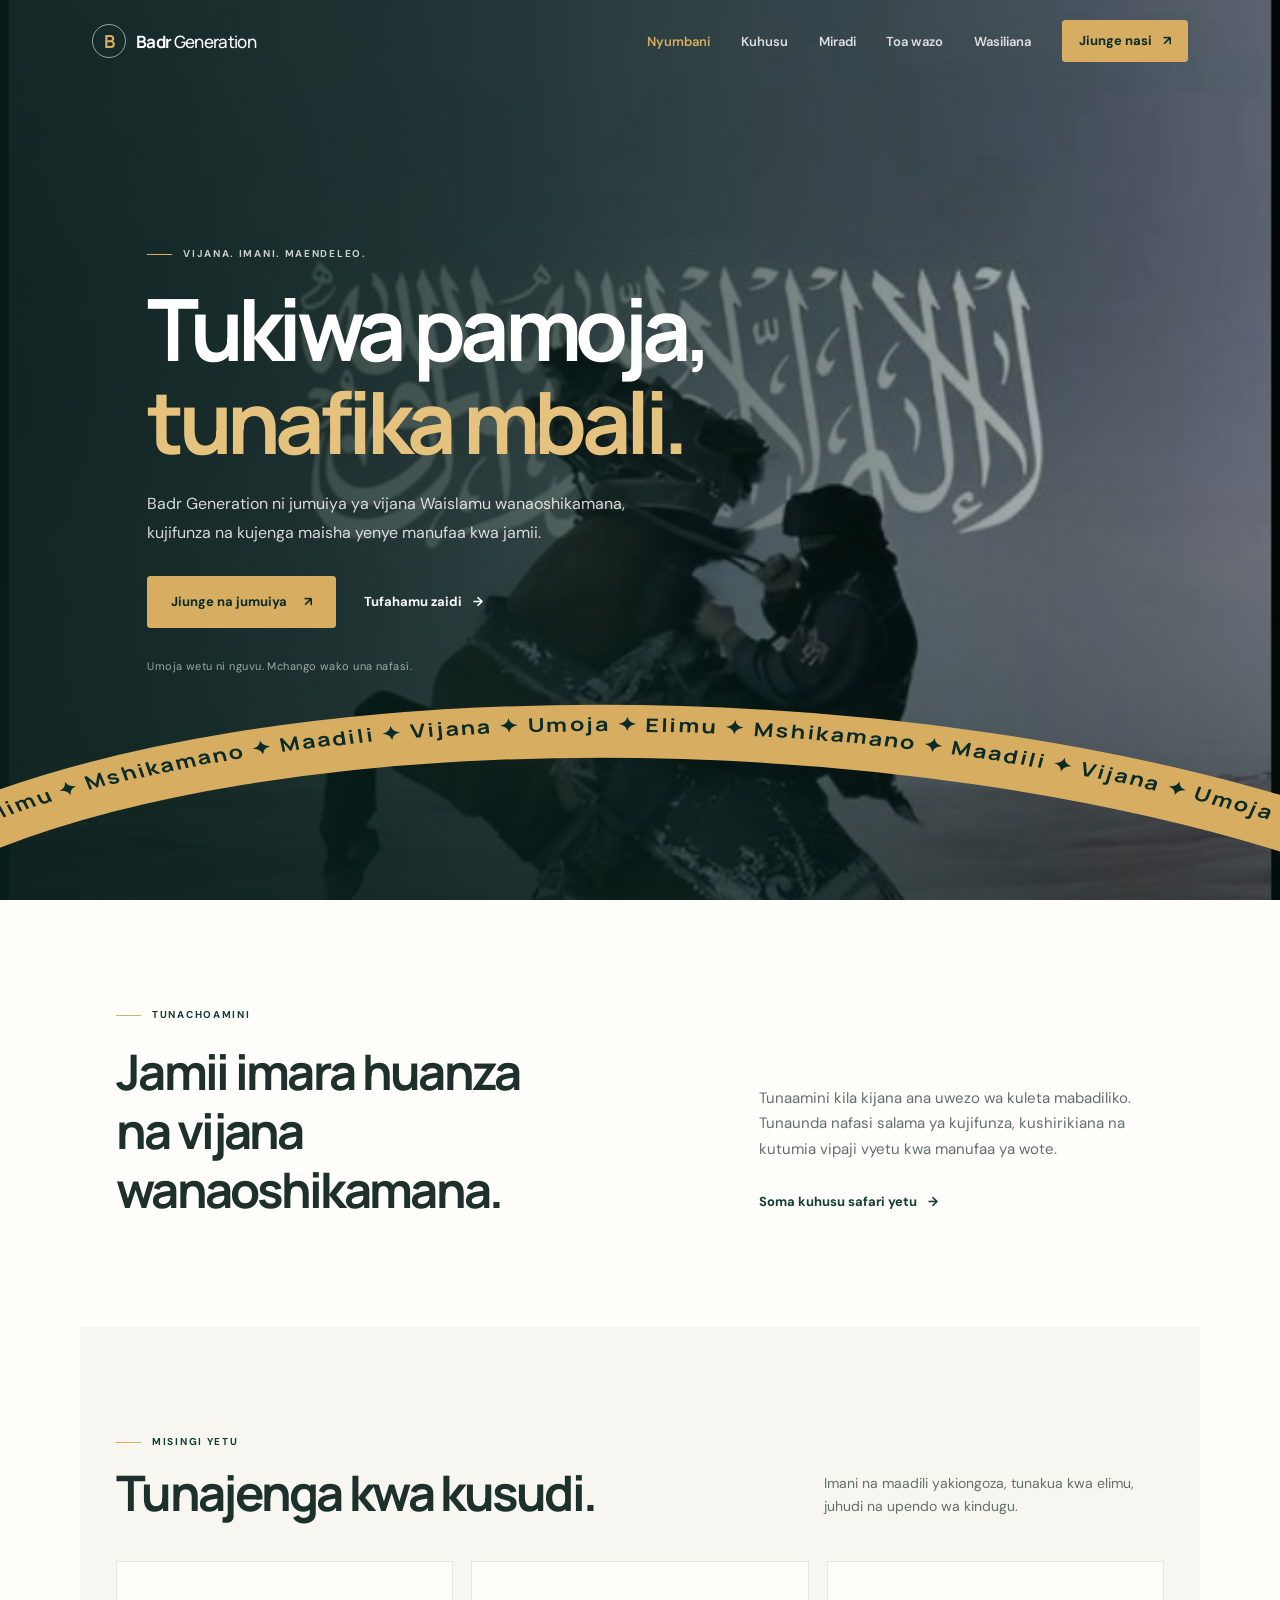
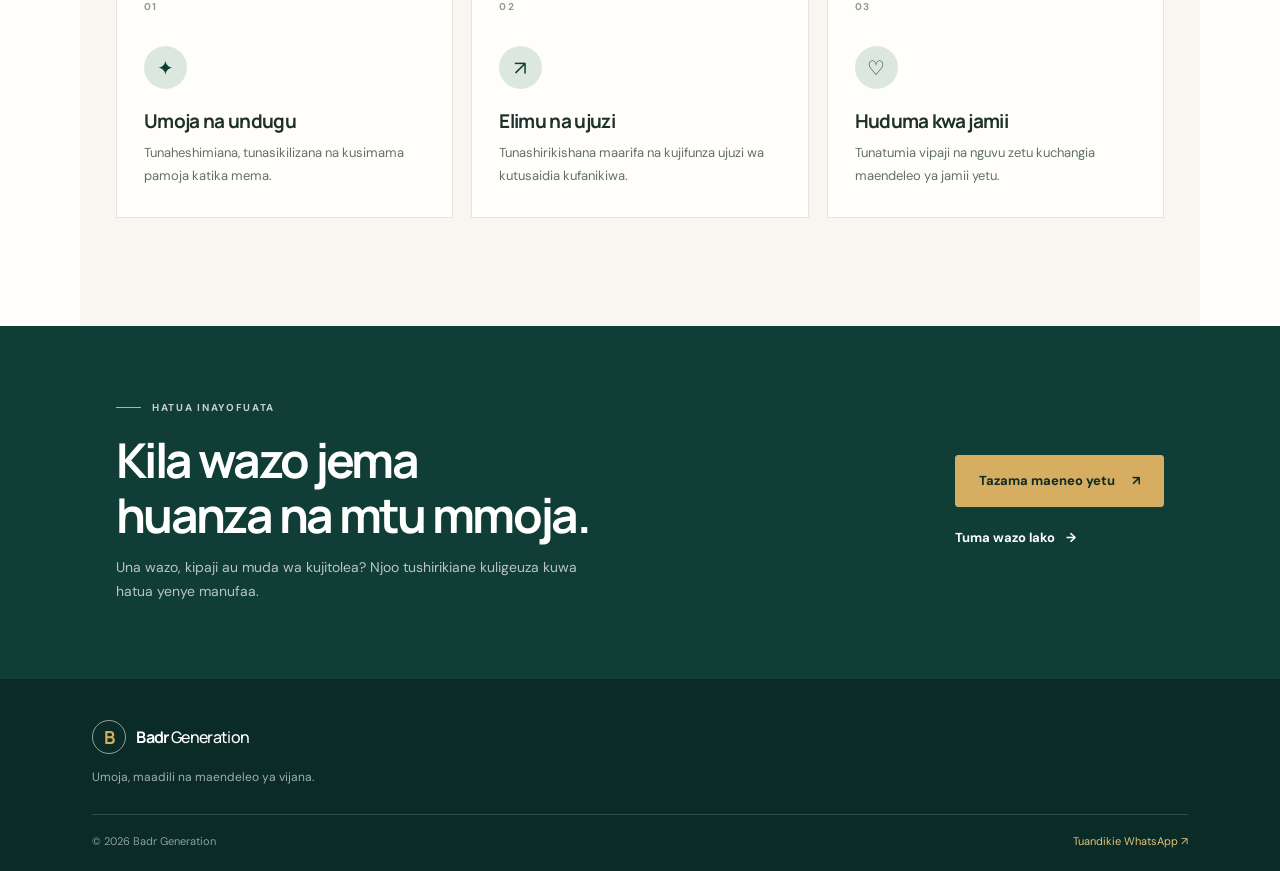
<file: index.html>
<!DOCTYPE html>
<html lang="sw">
<head>
  <meta charset="utf-8">
  <meta name="viewport" content="width=device-width, initial-scale=1">
  <meta name="description" content="Badr Generation ni jumuiya ya vijana Waislamu inayokuza elimu, ujuzi, maadili na umoja.">
  <meta name="theme-color" content="#103d35">
  <title>Badr Generation | Umoja, Elimu na Maendeleo</title>
  <link rel="preconnect" href="https://fonts.googleapis.com">
  <link rel="preconnect" href="https://fonts.gstatic.com" crossorigin>
  <link href="https://fonts.googleapis.com/css2?family=DM+Sans:wght@400;500;600;700&family=Manrope:wght@500;600;700;800&display=swap" rel="stylesheet">
  <link rel="stylesheet" href="css/style.css">
</head>
<body>
<header class="site-header">
  <a class="brand" href="index.html" aria-label="Badr Generation - Nyumbani"><span class="brand-mark" aria-hidden="true">B</span><span>Badr <strong>Generation</strong></span></a>
  <button class="menu-toggle" id="burger" aria-label="Fungua menyu" aria-expanded="false" aria-controls="m"><span></span><span></span><span></span></button>
  <nav aria-label="Menyu kuu">
    <ul class="nav-links" id="m">
      <li><a href="index.html" aria-current="page">Nyumbani</a></li>
      <li><a href="kuhusu.html">Kuhusu</a></li>
      <li><a href="miradi.html">Miradi</a></li>
      <li><a href="mawazo.html">Toa wazo</a></li>
      <li><a href="wasiliana.html">Wasiliana</a></li>
      <li><a class="button button-small" href="jiunge.html">Jiunge nasi <span aria-hidden="true">↗</span></a></li>
    </ul>
  </nav>
</header>

<main>
  <section class="hero">
    <img class="hero-image" src="images/hero.jpg.jpeg" alt="Picha ya kuwakilisha Badr Generation" fetchpriority="high">
    <div class="hero-shade"></div>
    <div class="hero-content">
      <p class="eyebrow eyebrow-light"><span></span> Vijana. Imani. Maendeleo.</p>
      <h1>Tukiwa pamoja,<br><em>tunafika mbali.</em></h1>
      <p class="hero-intro">Badr Generation ni jumuiya ya vijana Waislamu wanaoshikamana, kujifunza na kujenga maisha yenye manufaa kwa jamii.</p>
      <div class="hero-actions">
        <a class="button" href="jiunge.html">Jiunge na jumuiya <span aria-hidden="true">↗</span></a>
        <a class="text-link text-link-light" href="kuhusu.html">Tufahamu zaidi <span aria-hidden="true">→</span></a>
      </div>
      <p class="hero-note">Umoja wetu ni nguvu. Mchango wako una nafasi.</p>
    </div>
    <svg class="hero-marquee" viewBox="0 0 1200 240" preserveAspectRatio="none" aria-hidden="true">
      <path id="hero-marquee-curve" d="M-50 170 C 250 0, 850 0, 1250 170"></path>
      <text><textPath id="hero-marquee-text" href="#hero-marquee-curve"></textPath></text>
    </svg>
  </section>

  <section class="section section-intro">
    <div class="section-heading">
      <p class="eyebrow"><span></span> Tunachoamini</p>
      <h2>Jamii imara huanza<br>na vijana wanaoshikamana.</h2>
    </div>
    <div class="intro-copy">
      <p>Tunaamini kila kijana ana uwezo wa kuleta mabadiliko. Tunaunda nafasi salama ya kujifunza, kushirikiana na kutumia vipaji vyetu kwa manufaa ya wote.</p>
      <a class="text-link" href="kuhusu.html">Soma kuhusu safari yetu <span aria-hidden="true">→</span></a>
    </div>
  </section>

  <section class="section pillars-section">
    <div class="section-heading section-heading-row">
      <div><p class="eyebrow"><span></span> Misingi yetu</p><h2>Tunajenga kwa kusudi.</h2></div>
      <p class="section-aside">Imani na maadili yakiongoza, tunakua kwa elimu, juhudi na upendo wa kindugu.</p>
    </div>
    <div class="pillar-grid">
      <article class="pillar-card"><span class="card-number">01</span><div class="pillar-icon" aria-hidden="true">✦</div><h3>Umoja na undugu</h3><p>Tunaheshimiana, tunasikilizana na kusimama pamoja katika mema.</p></article>
      <article class="pillar-card"><span class="card-number">02</span><div class="pillar-icon" aria-hidden="true">↗</div><h3>Elimu na ujuzi</h3><p>Tunashirikishana maarifa na kujifunza ujuzi wa kutusaidia kufanikiwa.</p></article>
      <article class="pillar-card"><span class="card-number">03</span><div class="pillar-icon" aria-hidden="true">♡</div><h3>Huduma kwa jamii</h3><p>Tunatumia vipaji na nguvu zetu kuchangia maendeleo ya jamii yetu.</p></article>
    </div>
  </section>

  <section class="home-projects">
    <div class="home-projects-inner">
      <div><p class="eyebrow eyebrow-light"><span></span> Hatua inayofuata</p><h2>Kila wazo jema<br>huanza na mtu mmoja.</h2><p>Una wazo, kipaji au muda wa kujitolea? Njoo tushirikiane kuligeuza kuwa hatua yenye manufaa.</p></div>
      <div class="home-project-actions"><a class="button" href="miradi.html">Tazama maeneo yetu <span aria-hidden="true">↗</span></a><a class="text-link text-link-light" href="mawazo.html">Tuma wazo lako <span aria-hidden="true">→</span></a></div>
    </div>
  </section>
</main>

<footer class="site-footer">
  <a class="brand brand-footer" href="index.html"><span class="brand-mark" aria-hidden="true">B</span><span>Badr <strong>Generation</strong></span></a>
  <p>Umoja, maadili na maendeleo ya vijana.</p>
  <div class="footer-bottom"><span>© <span data-year></span> Badr Generation</span><a href="#" data-wa-link>Tuandikie WhatsApp ↗</a></div>
</footer>
<script src="js/main.js"></script>
</body>
</html>
</file>
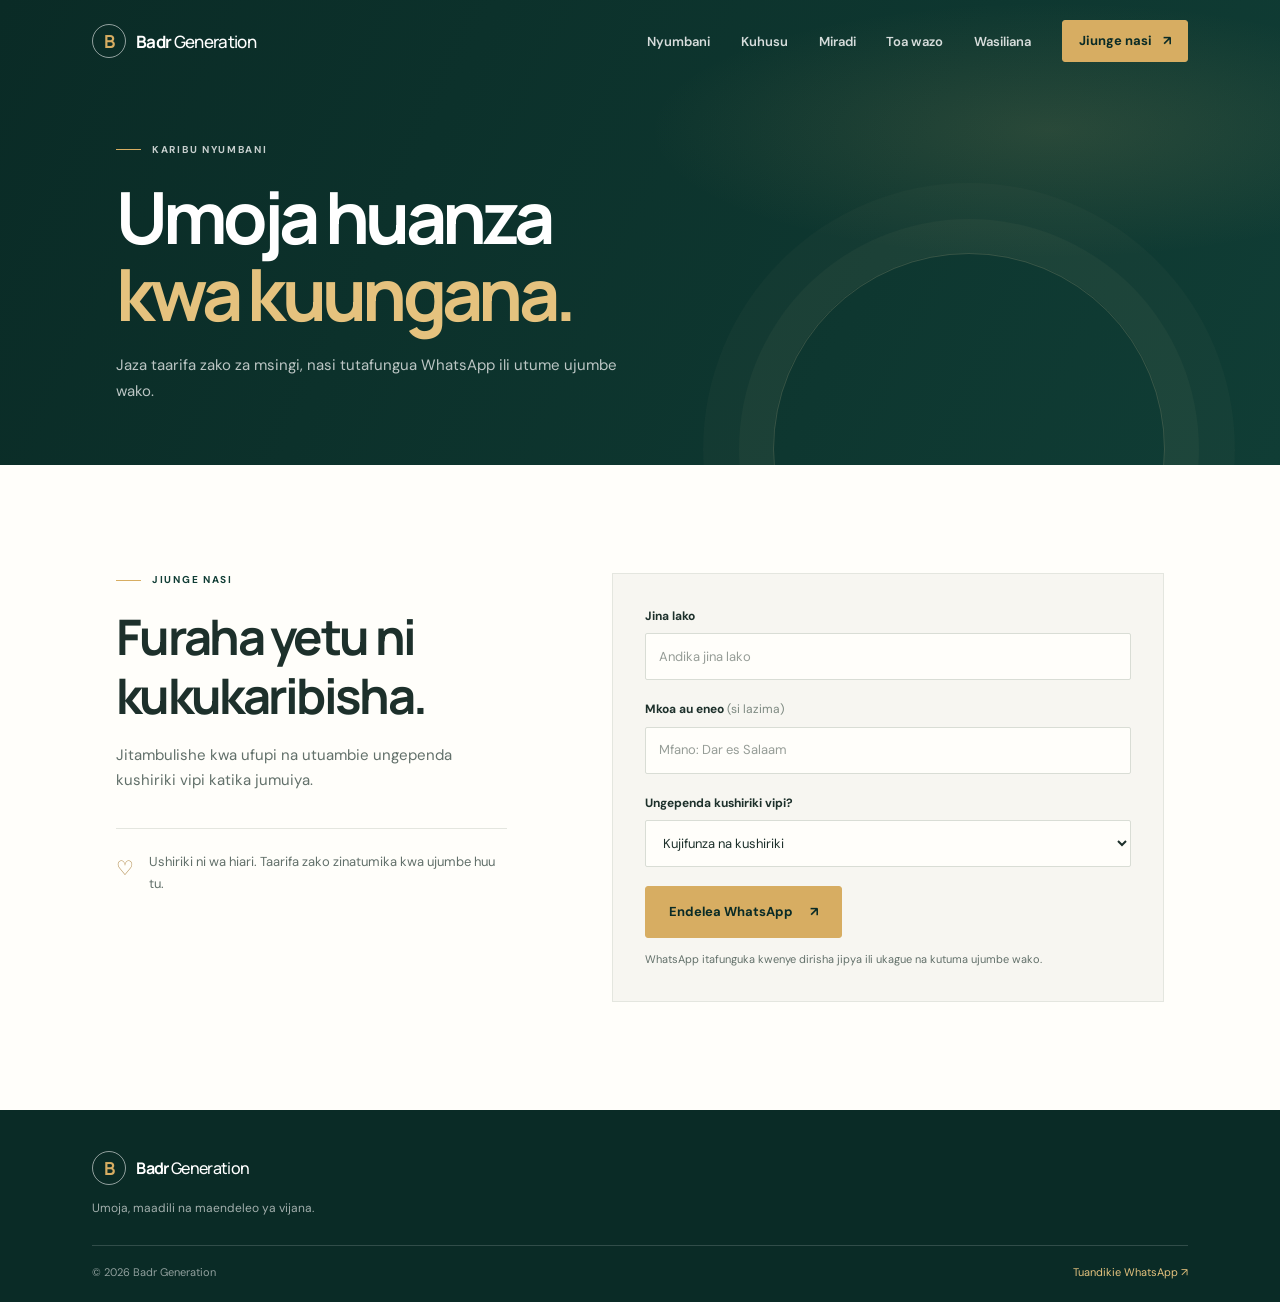
<file: jiunge.html>
<!DOCTYPE html>
<html lang="sw">
<head>
  <meta charset="utf-8">
  <meta name="viewport" content="width=device-width, initial-scale=1">
  <meta name="description" content="Jiunge na Badr Generation na uwe sehemu ya jumuiya ya vijana Waislamu.">
  <meta name="theme-color" content="#103d35">
  <title>Jiunge Nasi | Badr Generation</title>
  <link rel="preconnect" href="https://fonts.googleapis.com">
  <link rel="preconnect" href="https://fonts.gstatic.com" crossorigin>
  <link href="https://fonts.googleapis.com/css2?family=DM+Sans:wght@400;500;600;700&family=Manrope:wght@500;600;700;800&display=swap" rel="stylesheet">
  <link rel="stylesheet" href="css/style.css">
</head>
<body>
<header class="site-header">
  <a class="brand" href="index.html" aria-label="Badr Generation - Nyumbani"><span class="brand-mark" aria-hidden="true">B</span><span>Badr <strong>Generation</strong></span></a>
  <button class="menu-toggle" id="burger" aria-label="Fungua menyu" aria-expanded="false" aria-controls="m"><span></span><span></span><span></span></button>
  <nav aria-label="Menyu kuu"><ul class="nav-links" id="m">
    <li><a href="index.html">Nyumbani</a></li><li><a href="kuhusu.html">Kuhusu</a></li><li><a href="miradi.html">Miradi</a></li><li><a href="mawazo.html">Toa wazo</a></li><li><a href="wasiliana.html">Wasiliana</a></li><li><a class="button button-small" href="jiunge.html" aria-current="page">Jiunge nasi <span aria-hidden="true">↗</span></a></li>
  </ul></nav>
</header>
<main>
  <section class="page-banner page-banner-join"><div class="page-banner-inner"><p class="eyebrow eyebrow-light"><span></span> Karibu nyumbani</p><h1>Umoja huanza<br><em>kwa kuungana.</em></h1><p>Jaza taarifa zako za msingi, nasi tutafungua WhatsApp ili utume ujumbe wako.</p></div></section>
  <section class="section form-section">
    <div class="form-intro"><p class="eyebrow"><span></span> Jiunge nasi</p><h2>Furaha yetu ni kukukaribisha.</h2><p>Jitambulishe kwa ufupi na utuambie ungependa kushiriki vipi katika jumuiya.</p><div class="form-aside"><span aria-hidden="true">♡</span><p>Ushiriki ni wa hiari. Taarifa zako zinatumika kwa ujumbe huu tu.</p></div></div>
    <form class="form-card" data-wa="Ombi la kujiunga na Badr Generation:">
      <div class="field"><label for="jina">Jina lako</label><input id="jina" name="jina" autocomplete="name" required placeholder="Andika jina lako"></div>
      <div class="field"><label for="eneo">Mkoa au eneo <span>(si lazima)</span></label><input id="eneo" name="eneo" autocomplete="address-level1" placeholder="Mfano: Dar es Salaam"></div>
      <div class="field"><label for="ushiriki">Ungependa kushiriki vipi?</label><select id="ushiriki" name="ushiriki"><option>Kujifunza na kushiriki</option><option>Kujitolea kwa jamii</option><option>Kuchangia ujuzi</option><option>Ningependa kufahamu zaidi</option></select></div>
      <button class="button" type="submit">Endelea WhatsApp <span aria-hidden="true">↗</span></button>
      <p class="form-note" data-form-status aria-live="polite">WhatsApp itafunguka kwenye dirisha jipya ili ukague na kutuma ujumbe wako.</p>
    </form>
  </section>
</main>
<footer class="site-footer"><a class="brand brand-footer" href="index.html"><span class="brand-mark" aria-hidden="true">B</span><span>Badr <strong>Generation</strong></span></a><p>Umoja, maadili na maendeleo ya vijana.</p><div class="footer-bottom"><span>© <span data-year></span> Badr Generation</span><a href="#" data-wa-link>Tuandikie WhatsApp ↗</a></div></footer>
<script src="js/main.js"></script>
</body>
</html>
</file>
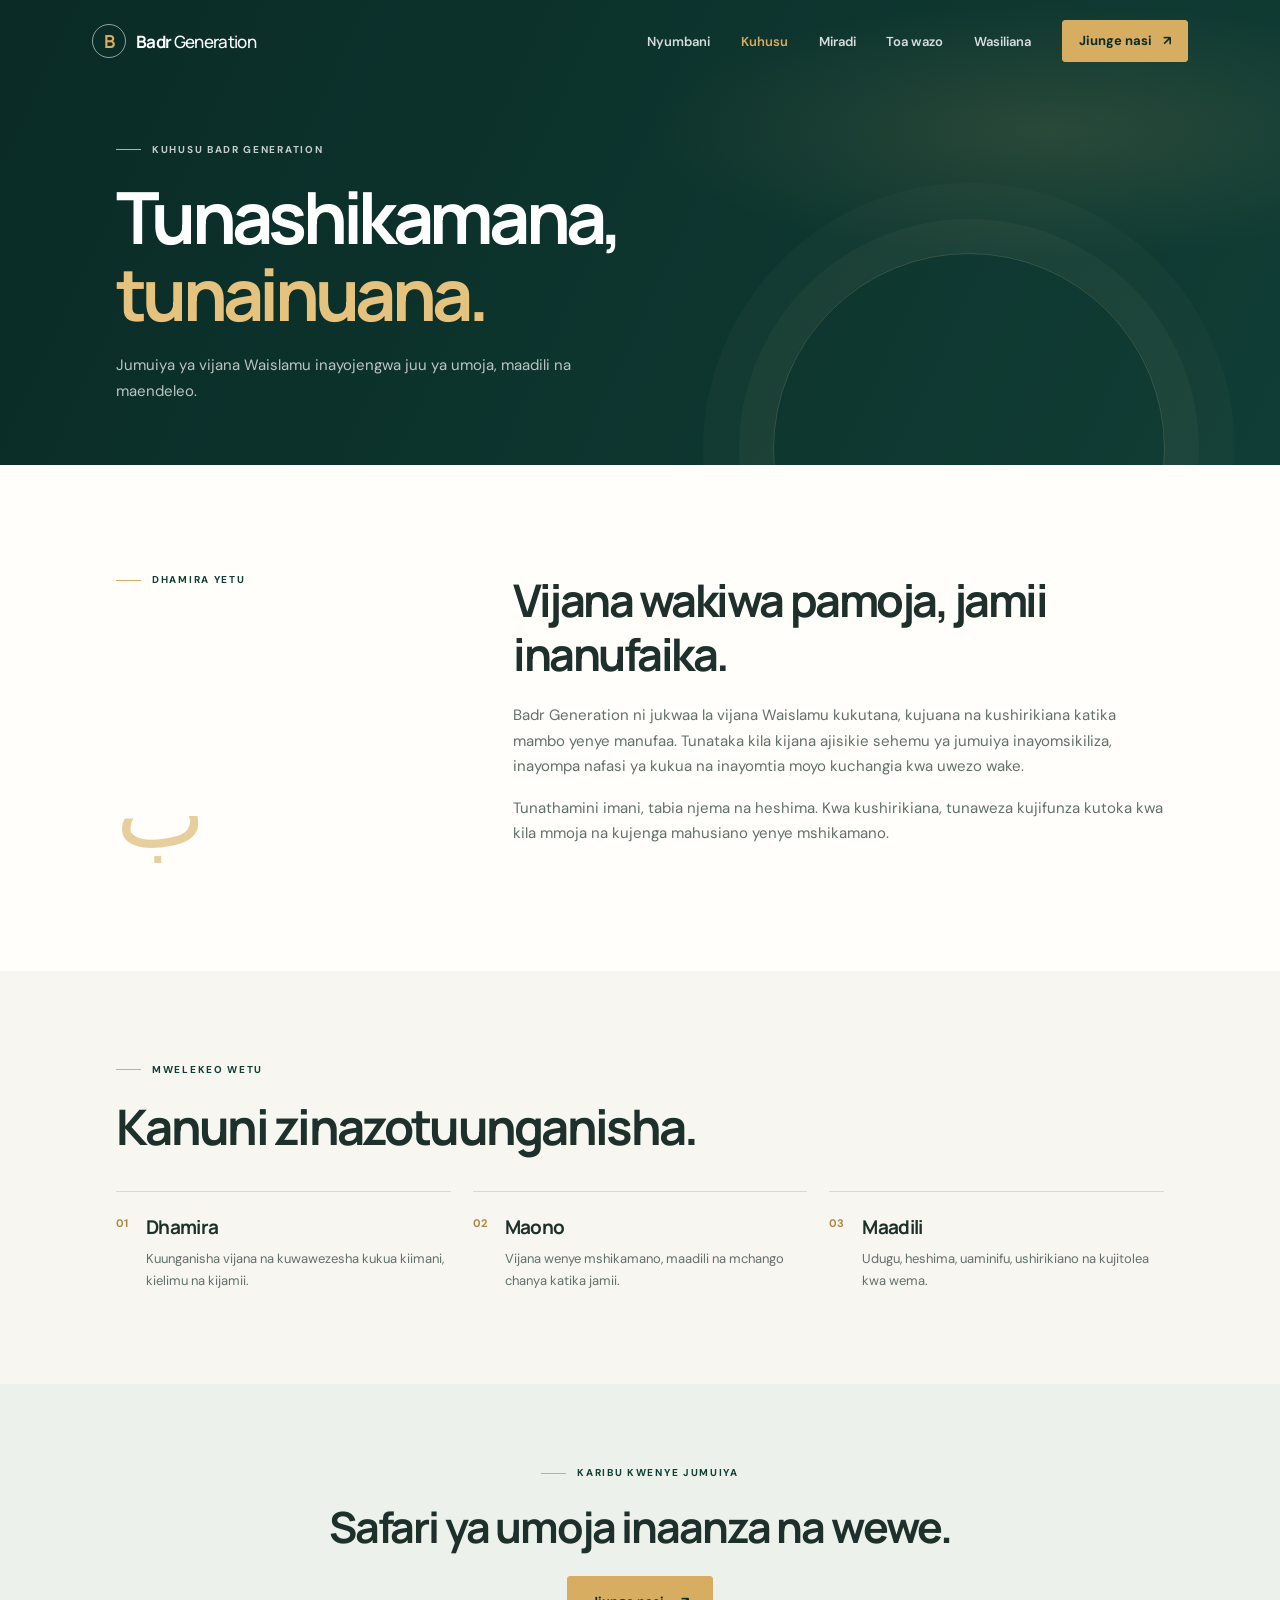
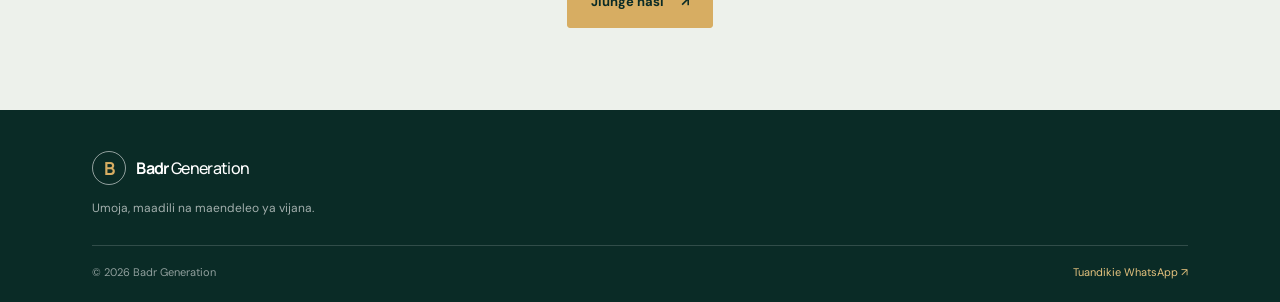
<file: kuhusu.html>
<!DOCTYPE html>
<html lang="sw">
<head>
  <meta charset="utf-8">
  <meta name="viewport" content="width=device-width, initial-scale=1">
  <meta name="description" content="Fahamu dhamira na misingi ya Badr Generation, jumuiya ya vijana Waislamu.">
  <meta name="theme-color" content="#103d35">
  <title>Kuhusu Sisi | Badr Generation</title>
  <link rel="preconnect" href="https://fonts.googleapis.com">
  <link rel="preconnect" href="https://fonts.gstatic.com" crossorigin>
  <link href="https://fonts.googleapis.com/css2?family=DM+Sans:wght@400;500;600;700&family=Manrope:wght@500;600;700;800&display=swap" rel="stylesheet">
  <link rel="stylesheet" href="css/style.css">
</head>
<body>
<header class="site-header">
  <a class="brand" href="index.html" aria-label="Badr Generation - Nyumbani"><span class="brand-mark" aria-hidden="true">B</span><span>Badr <strong>Generation</strong></span></a>
  <button class="menu-toggle" id="burger" aria-label="Fungua menyu" aria-expanded="false" aria-controls="m"><span></span><span></span><span></span></button>
  <nav aria-label="Menyu kuu"><ul class="nav-links" id="m">
    <li><a href="index.html">Nyumbani</a></li><li><a href="kuhusu.html" aria-current="page">Kuhusu</a></li><li><a href="miradi.html">Miradi</a></li><li><a href="mawazo.html">Toa wazo</a></li><li><a href="wasiliana.html">Wasiliana</a></li><li><a class="button button-small" href="jiunge.html">Jiunge nasi <span aria-hidden="true">↗</span></a></li>
  </ul></nav>
</header>
<main>
  <section class="page-banner">
    <div class="page-banner-inner"><p class="eyebrow eyebrow-light"><span></span> Kuhusu Badr Generation</p><h1>Tunashikamana,<br><em>tunainuana.</em></h1><p>Jumuiya ya vijana Waislamu inayojengwa juu ya umoja, maadili na maendeleo.</p></div>
  </section>
  <section class="section story-section">
    <div class="story-label"><p class="eyebrow"><span></span> Dhamira yetu</p><span class="story-decoration" aria-hidden="true">ب</span></div>
    <div class="story-copy"><h2>Vijana wakiwa pamoja, jamii inanufaika.</h2><p>Badr Generation ni jukwaa la vijana Waislamu kukutana, kujuana na kushirikiana katika mambo yenye manufaa. Tunataka kila kijana ajisikie sehemu ya jumuiya inayomsikiliza, inayompa nafasi ya kukua na inayomtia moyo kuchangia kwa uwezo wake.</p><p>Tunathamini imani, tabia njema na heshima. Kwa kushirikiana, tunaweza kujifunza kutoka kwa kila mmoja na kujenga mahusiano yenye mshikamano.</p></div>
  </section>
  <section class="values-section">
    <div class="section values-inner"><div class="section-heading"><p class="eyebrow"><span></span> Mwelekeo wetu</p><h2>Kanuni zinazotuunganisha.</h2></div>
      <div class="values-grid">
        <article class="value-item"><span>01</span><div><h3>Dhamira</h3><p>Kuunganisha vijana na kuwawezesha kukua kiimani, kielimu na kijamii.</p></div></article>
        <article class="value-item"><span>02</span><div><h3>Maono</h3><p>Vijana wenye mshikamano, maadili na mchango chanya katika jamii.</p></div></article>
        <article class="value-item"><span>03</span><div><h3>Maadili</h3><p>Udugu, heshima, uaminifu, ushirikiano na kujitolea kwa wema.</p></div></article>
      </div>
    </div>
  </section>
  <section class="closing-cta"><p class="eyebrow"><span></span> Karibu kwenye jumuiya</p><h2>Safari ya umoja inaanza na wewe.</h2><a class="button" href="jiunge.html">Jiunge nasi <span aria-hidden="true">↗</span></a></section>
</main>
<footer class="site-footer"><a class="brand brand-footer" href="index.html"><span class="brand-mark" aria-hidden="true">B</span><span>Badr <strong>Generation</strong></span></a><p>Umoja, maadili na maendeleo ya vijana.</p><div class="footer-bottom"><span>© <span data-year></span> Badr Generation</span><a href="#" data-wa-link>Tuandikie WhatsApp ↗</a></div></footer>
<script src="js/main.js"></script>
</body>
</html>
</file>
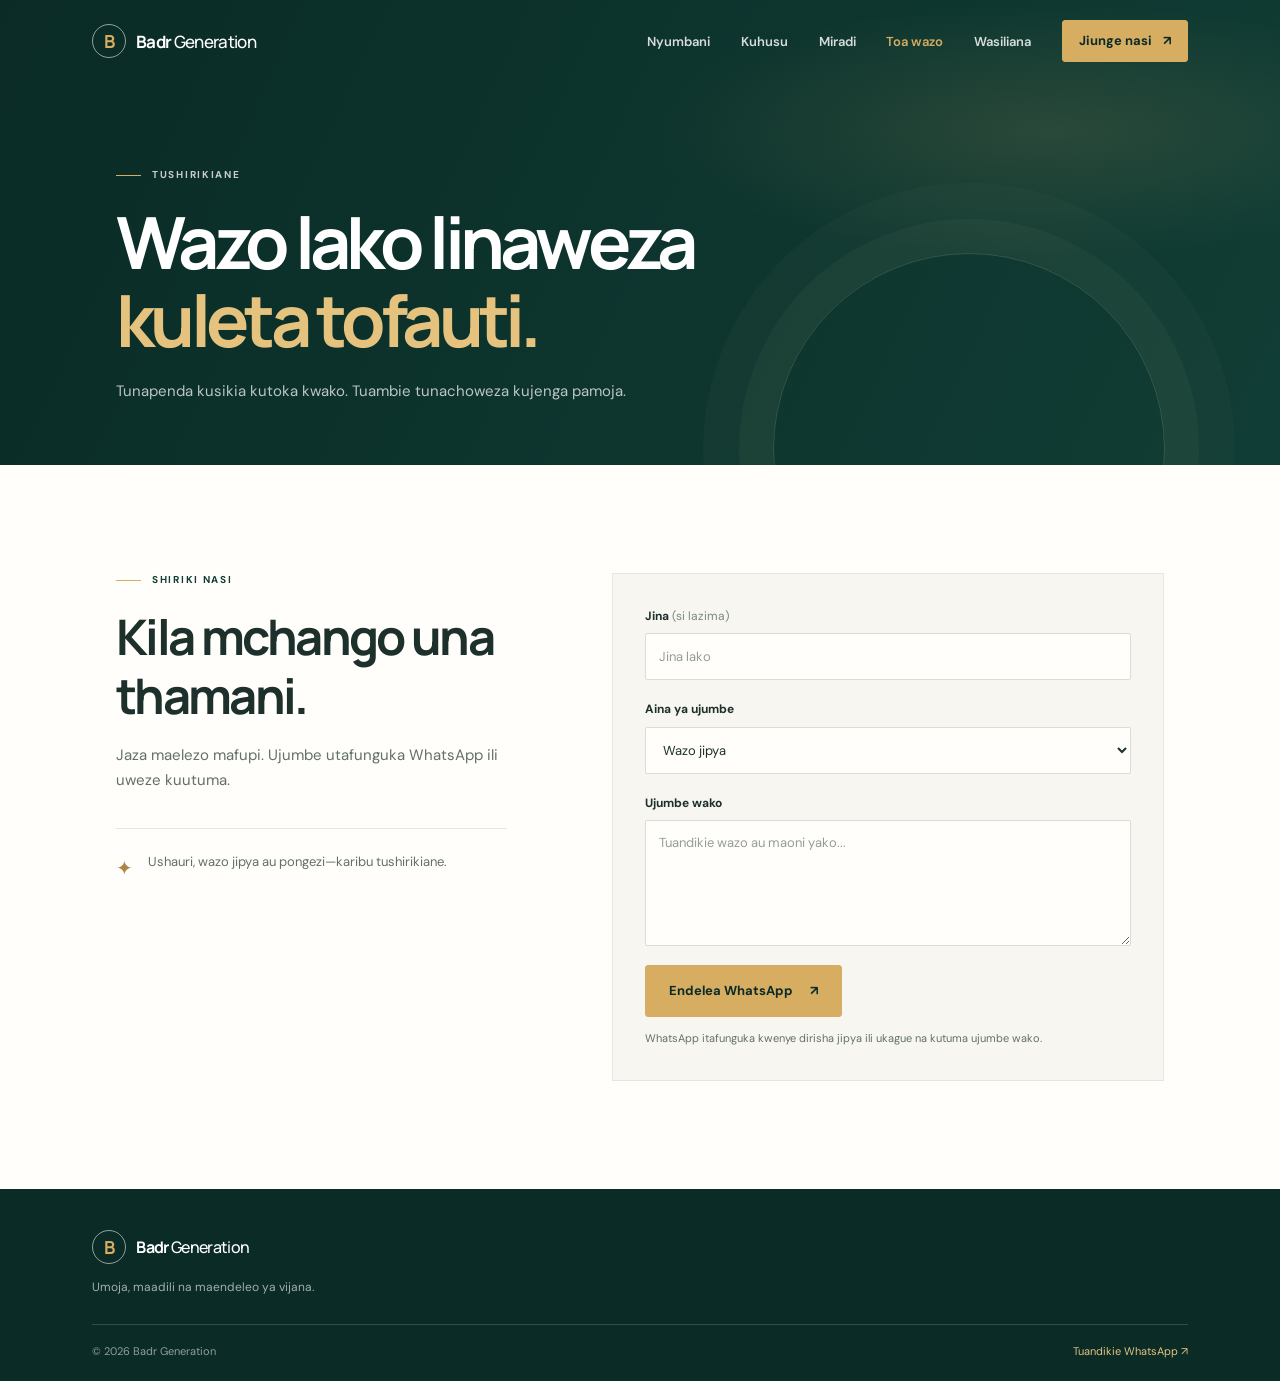
<file: mawazo.html>
<!DOCTYPE html>
<html lang="sw">
<head>
  <meta charset="utf-8">
  <meta name="viewport" content="width=device-width, initial-scale=1">
  <meta name="description" content="Shiriki wazo au ushauri wako na Badr Generation kupitia WhatsApp.">
  <meta name="theme-color" content="#103d35">
  <title>Toa Wazo | Badr Generation</title>
  <link rel="preconnect" href="https://fonts.googleapis.com">
  <link rel="preconnect" href="https://fonts.gstatic.com" crossorigin>
  <link href="https://fonts.googleapis.com/css2?family=DM+Sans:wght@400;500;600;700&family=Manrope:wght@500;600;700;800&display=swap" rel="stylesheet">
  <link rel="stylesheet" href="css/style.css">
</head>
<body>
<header class="site-header">
  <a class="brand" href="index.html" aria-label="Badr Generation - Nyumbani"><span class="brand-mark" aria-hidden="true">B</span><span>Badr <strong>Generation</strong></span></a>
  <button class="menu-toggle" id="burger" aria-label="Fungua menyu" aria-expanded="false" aria-controls="m"><span></span><span></span><span></span></button>
  <nav aria-label="Menyu kuu"><ul class="nav-links" id="m">
    <li><a href="index.html">Nyumbani</a></li><li><a href="kuhusu.html">Kuhusu</a></li><li><a href="miradi.html">Miradi</a></li><li><a href="mawazo.html" aria-current="page">Toa wazo</a></li><li><a href="wasiliana.html">Wasiliana</a></li><li><a class="button button-small" href="jiunge.html">Jiunge nasi <span aria-hidden="true">↗</span></a></li>
  </ul></nav>
</header>
<main>
  <section class="page-banner page-banner-ideas"><div class="page-banner-inner"><p class="eyebrow eyebrow-light"><span></span> Tushirikiane</p><h1>Wazo lako linaweza<br><em>kuleta tofauti.</em></h1><p>Tunapenda kusikia kutoka kwako. Tuambie tunachoweza kujenga pamoja.</p></div></section>
  <section class="section form-section">
    <div class="form-intro"><p class="eyebrow"><span></span> Shiriki nasi</p><h2>Kila mchango una thamani.</h2><p>Jaza maelezo mafupi. Ujumbe utafunguka WhatsApp ili uweze kuutuma.</p><div class="form-aside"><span aria-hidden="true">✦</span><p>Ushauri, wazo jipya au pongezi—karibu tushirikiane.</p></div></div>
    <form class="form-card" data-wa="Maoni mapya kwa Badr Generation:">
      <div class="field"><label for="jina">Jina <span>(si lazima)</span></label><input id="jina" name="jina" autocomplete="name" placeholder="Jina lako"></div>
      <div class="field"><label for="aina">Aina ya ujumbe</label><select id="aina" name="aina"><option>Wazo jipya</option><option>Ushauri</option><option>Pongezi</option><option>Jingine</option></select></div>
      <div class="field"><label for="maoni">Ujumbe wako</label><textarea id="maoni" name="maoni" required placeholder="Tuandikie wazo au maoni yako..."></textarea></div>
      <button class="button" type="submit">Endelea WhatsApp <span aria-hidden="true">↗</span></button>
      <p class="form-note" data-form-status aria-live="polite">WhatsApp itafunguka kwenye dirisha jipya ili ukague na kutuma ujumbe wako.</p>
    </form>
  </section>
</main>
<footer class="site-footer"><a class="brand brand-footer" href="index.html"><span class="brand-mark" aria-hidden="true">B</span><span>Badr <strong>Generation</strong></span></a><p>Umoja, maadili na maendeleo ya vijana.</p><div class="footer-bottom"><span>© <span data-year></span> Badr Generation</span><a href="#" data-wa-link>Tuandikie WhatsApp ↗</a></div></footer>
<script src="js/main.js"></script>
</body>
</html>
</file>
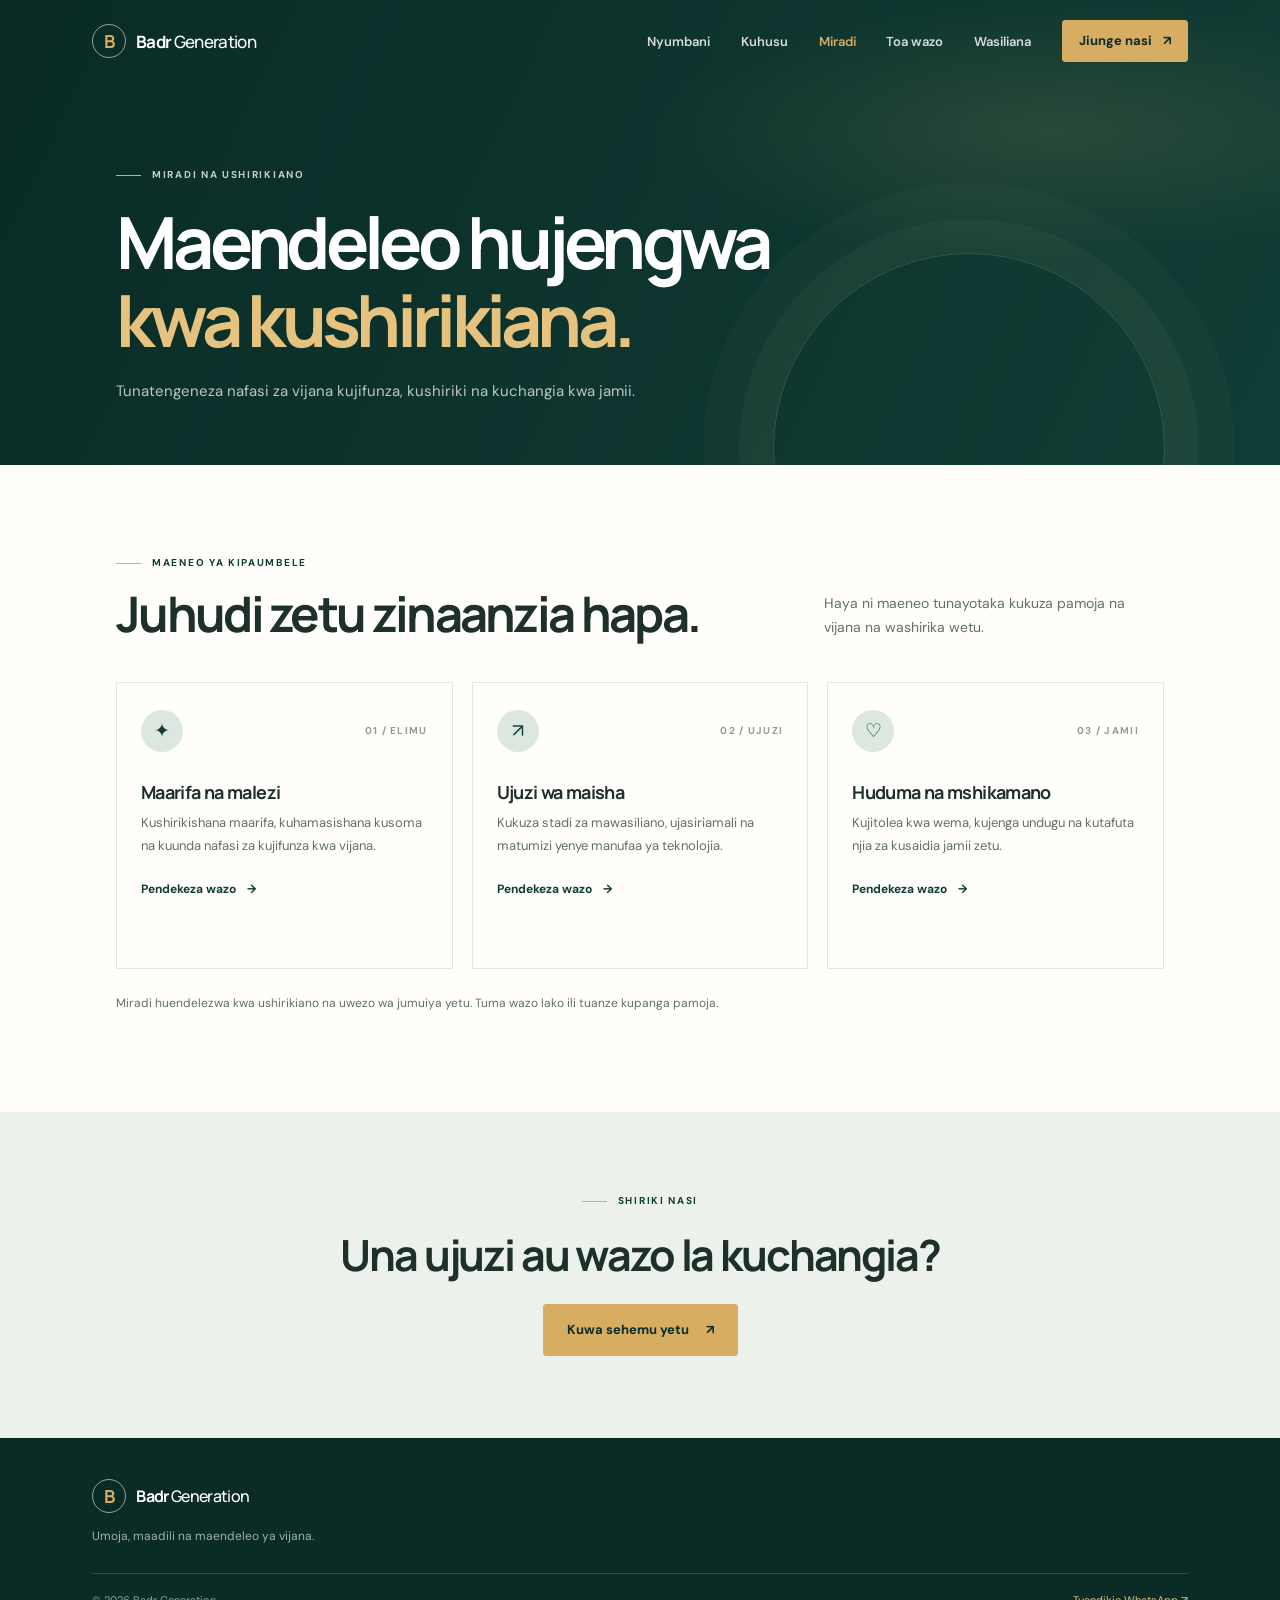
<file: miradi.html>
<!DOCTYPE html>
<html lang="sw">
<head>
  <meta charset="utf-8">
  <meta name="viewport" content="width=device-width, initial-scale=1">
  <meta name="description" content="Maeneo ya ushirikiano na miradi ya Badr Generation kwa vijana na jamii.">
  <meta name="theme-color" content="#103d35">
  <title>Miradi na Ushirikiano | Badr Generation</title>
  <link rel="preconnect" href="https://fonts.googleapis.com">
  <link rel="preconnect" href="https://fonts.gstatic.com" crossorigin>
  <link href="https://fonts.googleapis.com/css2?family=DM+Sans:wght@400;500;600;700&family=Manrope:wght@500;600;700;800&display=swap" rel="stylesheet">
  <link rel="stylesheet" href="css/style.css">
</head>
<body>
<header class="site-header">
  <a class="brand" href="index.html" aria-label="Badr Generation - Nyumbani"><span class="brand-mark" aria-hidden="true">B</span><span>Badr <strong>Generation</strong></span></a>
  <button class="menu-toggle" id="burger" aria-label="Fungua menyu" aria-expanded="false" aria-controls="m"><span></span><span></span><span></span></button>
  <nav aria-label="Menyu kuu"><ul class="nav-links" id="m">
    <li><a href="index.html">Nyumbani</a></li><li><a href="kuhusu.html">Kuhusu</a></li><li><a href="miradi.html" aria-current="page">Miradi</a></li><li><a href="mawazo.html">Toa wazo</a></li><li><a href="wasiliana.html">Wasiliana</a></li><li><a class="button button-small" href="jiunge.html">Jiunge nasi <span aria-hidden="true">↗</span></a></li>
  </ul></nav>
</header>
<main>
  <section class="page-banner page-banner-projects"><div class="page-banner-inner"><p class="eyebrow eyebrow-light"><span></span> Miradi na ushirikiano</p><h1>Maendeleo hujengwa<br><em>kwa kushirikiana.</em></h1><p>Tunatengeneza nafasi za vijana kujifunza, kushiriki na kuchangia kwa jamii.</p></div></section>
  <section class="section projects-section">
    <div class="section-heading section-heading-row"><div><p class="eyebrow"><span></span> Maeneo ya kipaumbele</p><h2>Juhudi zetu zinaanzia hapa.</h2></div><p class="section-aside">Haya ni maeneo tunayotaka kukuza pamoja na vijana na washirika wetu.</p></div>
    <div class="project-grid">
      <article class="project-card"><div class="project-top"><span class="project-icon" aria-hidden="true">✦</span><span class="card-number">01 / ELIMU</span></div><h3>Maarifa na malezi</h3><p>Kushirikishana maarifa, kuhamasishana kusoma na kuunda nafasi za kujifunza kwa vijana.</p><a class="text-link" href="mawazo.html">Pendekeza wazo <span aria-hidden="true">→</span></a></article>
      <article class="project-card"><div class="project-top"><span class="project-icon" aria-hidden="true">↗</span><span class="card-number">02 / UJUZI</span></div><h3>Ujuzi wa maisha</h3><p>Kukuza stadi za mawasiliano, ujasiriamali na matumizi yenye manufaa ya teknolojia.</p><a class="text-link" href="mawazo.html">Pendekeza wazo <span aria-hidden="true">→</span></a></article>
      <article class="project-card"><div class="project-top"><span class="project-icon" aria-hidden="true">♡</span><span class="card-number">03 / JAMII</span></div><h3>Huduma na mshikamano</h3><p>Kujitolea kwa wema, kujenga undugu na kutafuta njia za kusaidia jamii zetu.</p><a class="text-link" href="mawazo.html">Pendekeza wazo <span aria-hidden="true">→</span></a></article>
    </div>
    <p class="project-note">Miradi huendelezwa kwa ushirikiano na uwezo wa jumuiya yetu. Tuma wazo lako ili tuanze kupanga pamoja.</p>
  </section>
  <section class="closing-cta"><p class="eyebrow"><span></span> Shiriki nasi</p><h2>Una ujuzi au wazo la kuchangia?</h2><a class="button" href="jiunge.html">Kuwa sehemu yetu <span aria-hidden="true">↗</span></a></section>
</main>
<footer class="site-footer"><a class="brand brand-footer" href="index.html"><span class="brand-mark" aria-hidden="true">B</span><span>Badr <strong>Generation</strong></span></a><p>Umoja, maadili na maendeleo ya vijana.</p><div class="footer-bottom"><span>© <span data-year></span> Badr Generation</span><a href="#" data-wa-link>Tuandikie WhatsApp ↗</a></div></footer>
<script src="js/main.js"></script>
</body>
</html>
</file>
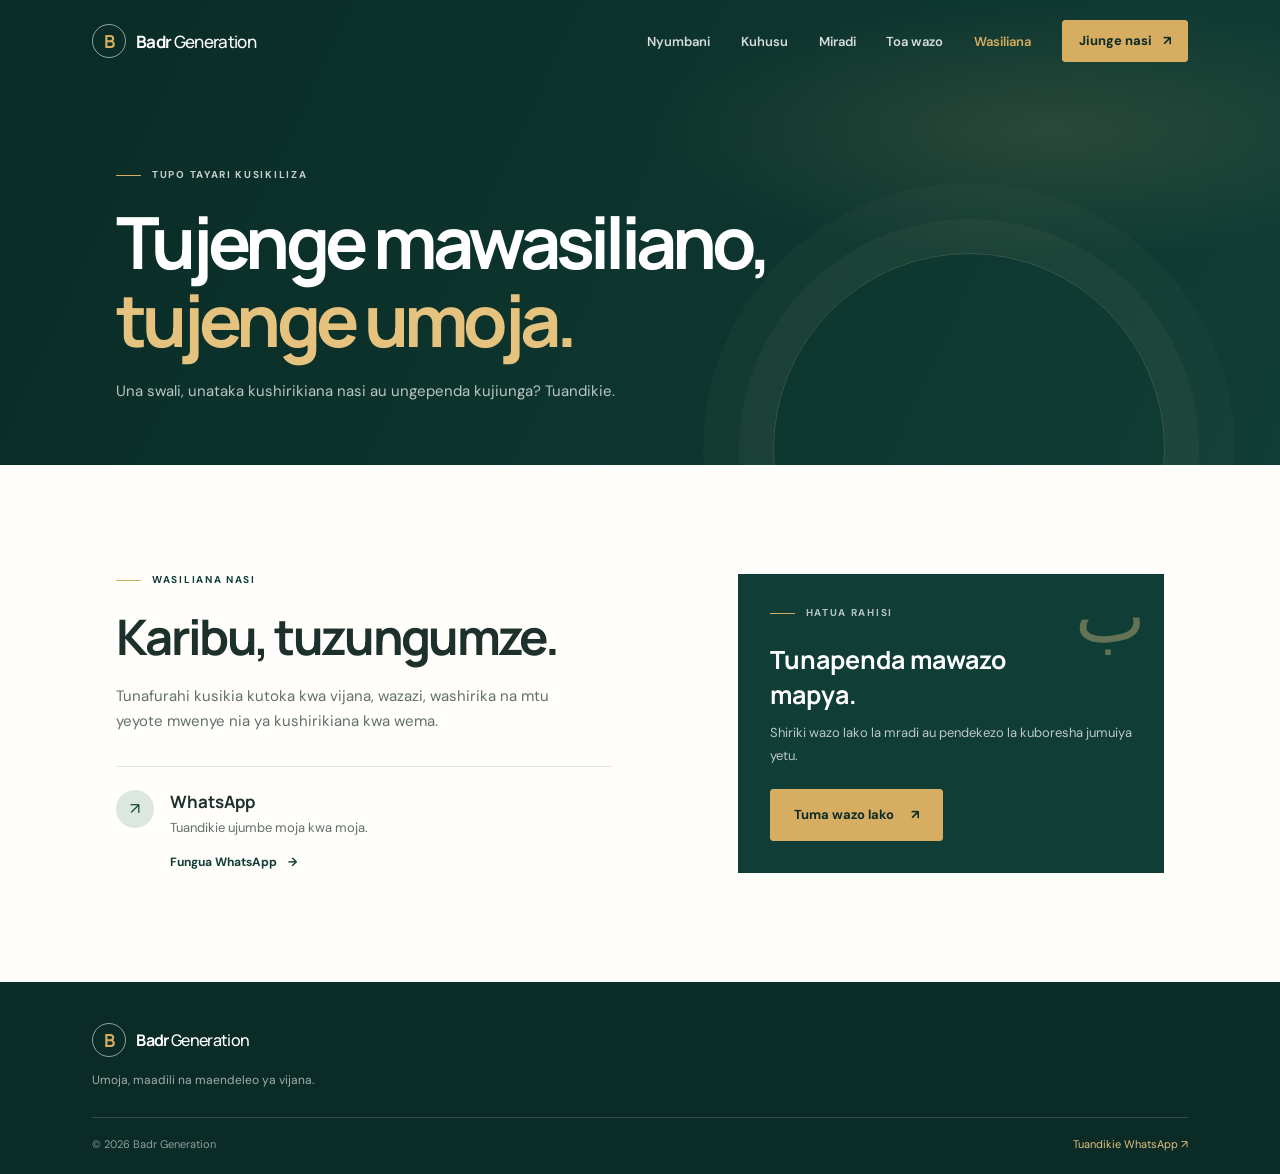
<file: wasiliana.html>
<!DOCTYPE html>
<html lang="sw">
<head>
  <meta charset="utf-8">
  <meta name="viewport" content="width=device-width, initial-scale=1">
  <meta name="description" content="Wasiliana na Badr Generation na tushirikiane kujenga umoja wa vijana.">
  <meta name="theme-color" content="#103d35">
  <title>Wasiliana Nasi | Badr Generation</title>
  <link rel="preconnect" href="https://fonts.googleapis.com">
  <link rel="preconnect" href="https://fonts.gstatic.com" crossorigin>
  <link href="https://fonts.googleapis.com/css2?family=DM+Sans:wght@400;500;600;700&family=Manrope:wght@500;600;700;800&display=swap" rel="stylesheet">
  <link rel="stylesheet" href="css/style.css">
</head>
<body>
<header class="site-header">
  <a class="brand" href="index.html" aria-label="Badr Generation - Nyumbani"><span class="brand-mark" aria-hidden="true">B</span><span>Badr <strong>Generation</strong></span></a>
  <button class="menu-toggle" id="burger" aria-label="Fungua menyu" aria-expanded="false" aria-controls="m"><span></span><span></span><span></span></button>
  <nav aria-label="Menyu kuu"><ul class="nav-links" id="m">
    <li><a href="index.html">Nyumbani</a></li><li><a href="kuhusu.html">Kuhusu</a></li><li><a href="miradi.html">Miradi</a></li><li><a href="mawazo.html">Toa wazo</a></li><li><a href="wasiliana.html" aria-current="page">Wasiliana</a></li><li><a class="button button-small" href="jiunge.html">Jiunge nasi <span aria-hidden="true">↗</span></a></li>
  </ul></nav>
</header>
<main>
  <section class="page-banner page-banner-contact"><div class="page-banner-inner"><p class="eyebrow eyebrow-light"><span></span> Tupo tayari kusikiliza</p><h1>Tujenge mawasiliano,<br><em>tujenge umoja.</em></h1><p>Una swali, unataka kushirikiana nasi au ungependa kujiunga? Tuandikie.</p></div></section>
  <section class="section contact-section">
    <div class="contact-copy"><p class="eyebrow"><span></span> Wasiliana nasi</p><h2>Karibu, tuzungumze.</h2><p>Tunafurahi kusikia kutoka kwa vijana, wazazi, washirika na mtu yeyote mwenye nia ya kushirikiana kwa wema.</p><div class="contact-detail"><span class="contact-icon" aria-hidden="true">↗</span><div><h3>WhatsApp</h3><p>Tuandikie ujumbe moja kwa moja.</p><a href="#" data-wa-link class="text-link">Fungua WhatsApp <span aria-hidden="true">→</span></a></div></div></div>
    <div class="contact-card"><span class="contact-ornament" aria-hidden="true">ب</span><p class="eyebrow"><span></span> Hatua rahisi</p><h3>Tunapenda mawazo mapya.</h3><p>Shiriki wazo lako la mradi au pendekezo la kuboresha jumuiya yetu.</p><a class="button" href="mawazo.html">Tuma wazo lako <span aria-hidden="true">↗</span></a></div>
  </section>
</main>
<footer class="site-footer"><a class="brand brand-footer" href="index.html"><span class="brand-mark" aria-hidden="true">B</span><span>Badr <strong>Generation</strong></span></a><p>Umoja, maadili na maendeleo ya vijana.</p><div class="footer-bottom"><span>© <span data-year></span> Badr Generation</span><a href="#" data-wa-link>Tuandikie WhatsApp ↗</a></div></footer>
<script src="js/main.js"></script>
</body>
</html>
</file>
<file: css/style.css>
:root {
  color-scheme: light;
  --forest: #103d35;
  --forest-deep: #0a2b26;
  --leaf: #dce8df;
  --gold: #d7ad62;
  --cream: #f7f6f1;
  --paper: #fffefa;
  --ink: #1d302b;
  --muted: #62706a;
  --line: #e4e6df;
  --heading: "Manrope", "Segoe UI", sans-serif;
  --body: "DM Sans", "Segoe UI", sans-serif;
}

* { box-sizing: border-box; }
html { scroll-behavior: smooth; }
body { margin: 0; background: var(--paper); color: var(--ink); font: 400 16px/1.7 var(--body); }
a { color: inherit; }
button, input, select, textarea { font: inherit; }
:focus-visible { outline: 3px solid var(--gold); outline-offset: 4px; }

.site-header { position: absolute; z-index: 5; top: 0; left: 0; display: flex; width: 100%; height: 82px; align-items: center; justify-content: space-between; padding: 0 7.2%; color: #fff; }
.brand { display: inline-flex; align-items: center; gap: 10px; color: inherit; font: 700 17px/1 var(--heading); letter-spacing: -.04em; text-decoration: none; white-space: nowrap; }
.brand strong { font-weight: 500; }
.brand-mark { display: grid; width: 34px; height: 34px; place-items: center; border: 1px solid rgba(255,255,255,.55); border-radius: 50%; color: var(--gold); font: 700 18px var(--heading); }
.nav-links { display: flex; align-items: center; gap: clamp(16px,2.4vw,36px); margin: 0; padding: 0; list-style: none; }
.nav-links a:not(.button) { color: rgba(255,255,255,.83); font-size: 13px; font-weight: 600; text-decoration: none; transition: color .2s ease; }
.nav-links a:not(.button):hover, .nav-links a[aria-current="page"]:not(.button) { color: var(--gold); }
.button { display: inline-flex; min-height: 52px; align-items: center; justify-content: center; gap: 17px; padding: 0 23px; border: 1px solid var(--gold); border-radius: 3px; background: var(--gold); color: var(--forest-deep); font-size: 13px; font-weight: 700; text-decoration: none; transition: background .2s ease, color .2s ease, border-color .2s ease; }
.button:hover { border-color: #e4c486; background: #e4c486; }
.button-small { min-height: 42px; gap: 11px; padding: 0 16px; }
.menu-toggle { display: none; }

.hero { position: relative; display: flex; min-height: 690px; min-height: max(690px, 100svh); align-items: center; overflow: hidden; background: var(--forest-deep); color: #fff; }
.hero-image, .hero-shade { position: absolute; inset: 0; width: 100%; height: 100%; }
.hero-image { object-fit: cover; object-position: center 42%; }
.hero-shade { background: linear-gradient(90deg, rgba(7,31,26,.88) 0%, rgba(7,31,26,.72) 42%, rgba(7,31,26,.18) 100%), linear-gradient(0deg, rgba(7,31,26,.35), transparent 40%); }
.hero-content { position: relative; z-index: 3; width: min(660px, 76%); margin: 65px 0 42px 11.5%; }
.eyebrow { display: flex; align-items: center; gap: 11px; margin: 0 0 21px; color: var(--forest); font-size: 10px; font-weight: 700; letter-spacing: .17em; line-height: 1.4; text-transform: uppercase; }
.eyebrow > span { display: inline-block; width: 25px; height: 1px; background: var(--gold); }
.eyebrow-light { color: rgba(255,255,255,.77); }
.hero h1, .page-banner h1 { margin: 0; font: 700 clamp(46px,7vw,86px)/1.08 var(--heading); letter-spacing: -.065em; }
.hero h1 em, .page-banner h1 em { color: #e5c27e; font-style: normal; }
.hero-intro { max-width: 485px; margin: 22px 0 28px; color: rgba(255,255,255,.82); font-size: 16px; line-height: 1.8; }
.hero-actions { display: flex; align-items: center; gap: 28px; }
.text-link { display: inline-flex; align-items: center; gap: 11px; color: var(--forest); font-size: 13px; font-weight: 700; text-decoration: none; }
.text-link:hover { color: #8c6828; }
.text-link-light { color: #fff; }
.text-link-light:hover { color: #e5c27e; }
.hero-note { margin: 29px 0 0; color: rgba(255,255,255,.58); font-size: 11px; letter-spacing: .04em; }
.hero-marquee { position: absolute; z-index: 2; right: 0; bottom: 0; left: 0; display: block; width: 100%; height: clamp(115px, 17vw, 205px); overflow: visible; pointer-events: none; }
.hero-marquee > path { fill: none; stroke: var(--gold); stroke-width: 62px; }
.hero-marquee text { fill: var(--forest-deep); font: 700 22px var(--heading); letter-spacing: 2px; }

.section { width: min(1120px, 100%); margin: 0 auto; padding: 108px 36px; }
.section-intro { display: grid; grid-template-columns: 1.15fr .85fr; align-items: end; gap: 9%; }
.section-heading h2, .intro-copy h2, .form-intro h2, .contact-copy h2 { margin: 0; font: 700 clamp(31px,4.2vw,49px)/1.2 var(--heading); letter-spacing: -.055em; }
.intro-copy { max-width: 420px; padding-bottom: 5px; }
.intro-copy p, .form-intro > p:not(.eyebrow), .contact-copy > p:not(.eyebrow) { margin: 0 0 20px; color: var(--muted); font-size: 15px; }
.section-intro .text-link { margin-top: 9px; }
.pillars-section { max-width: none; background: var(--cream); }
.pillars-section > * { width: min(1048px, 100%); margin-right: auto; margin-left: auto; }
.section-heading-row { display: flex; align-items: end; justify-content: space-between; gap: 32px; margin-bottom: 38px; }
.section-heading-row .eyebrow { margin-bottom: 15px; }
.section-aside { max-width: 340px; margin: 0 0 4px; color: var(--muted); font-size: 14px; }
.pillar-grid { display: grid; grid-template-columns: repeat(3, 1fr); gap: 18px; }
.pillar-card { position: relative; min-height: 247px; padding: 29px 27px; border: 1px solid var(--line); background: var(--paper); }
.card-number { color: #929b93; font-size: 10px; font-weight: 700; letter-spacing: .13em; }
.pillar-icon { display: grid; width: 43px; height: 43px; margin: 28px 0 19px; place-items: center; border-radius: 50%; background: var(--leaf); color: var(--forest); font-size: 20px; }
.pillar-card h3, .project-card h3, .value-item h3 { margin: 0 0 8px; font: 700 19px var(--heading); letter-spacing: -.035em; }
.pillar-card p, .project-card p { margin: 0; color: var(--muted); font-size: 13px; line-height: 1.75; }
.home-projects { background: var(--forest); color: #fff; }
.home-projects-inner { display: flex; width: min(1048px, calc(100% - 72px)); min-height: 350px; align-items: center; justify-content: space-between; gap: 40px; margin: auto; padding: 75px 0; }
.home-projects .eyebrow { margin-bottom: 17px; }
.home-projects h2 { margin: 0 0 14px; font: 700 clamp(32px,4.3vw,48px)/1.15 var(--heading); letter-spacing: -.055em; }
.home-projects-inner > div:first-child > p:last-child { max-width: 480px; margin: 0; color: rgba(255,255,255,.7); font-size: 14px; }
.home-project-actions { display: grid; justify-items: start; gap: 20px; flex-shrink: 0; }

.page-banner { position: relative; display: flex; min-height: 465px; align-items: end; overflow: hidden; background: radial-gradient(ellipse at 82% 28%, rgba(206,173,104,.14), transparent 27%), linear-gradient(115deg, var(--forest-deep), var(--forest)); color: #fff; }
.page-banner::after { position: absolute; right: 9%; bottom: -180px; width: 390px; height: 390px; border: 1px solid rgba(231,208,158,.19); border-radius: 50%; box-shadow: 0 0 0 34px rgba(231,208,158,.035), 0 0 0 70px rgba(231,208,158,.025); content: ""; }
.page-banner-inner { position: relative; z-index: 1; width: min(1048px, calc(100% - 72px)); margin: 0 auto; padding: 142px 0 61px; }
.page-banner h1 { font-size: clamp(43px,6.6vw,72px); }
.page-banner-inner > p:last-child { max-width: 520px; margin: 20px 0 0; color: rgba(255,255,255,.72); font-size: 15px; }
.story-section { display: grid; grid-template-columns: .65fr 1.35fr; gap: 8%; }
.story-label { display: flex; flex-direction: column; justify-content: space-between; }
.story-decoration, .contact-ornament { color: #e1c487; font: 400 95px/1 Georgia, serif; opacity: .8; }
.story-copy h2 { max-width: 600px; margin: 0 0 22px; font: 700 clamp(31px,4vw,45px)/1.2 var(--heading); letter-spacing: -.055em; }
.story-copy p { max-width: 680px; margin: 0 0 16px; color: var(--muted); font-size: 15px; }
.values-section { background: var(--cream); }
.values-inner { padding-top: 92px; padding-bottom: 92px; }
.values-inner .section-heading { margin-bottom: 35px; }
.values-grid { display: grid; grid-template-columns: repeat(3, 1fr); gap: 22px; }
.value-item { display: flex; gap: 18px; padding: 22px 0 0; border-top: 1px solid #d5dad2; }
.value-item > span { color: #ae8844; font-size: 11px; font-weight: 700; }
.value-item p { margin: 0; color: var(--muted); font-size: 13px; }
.closing-cta { padding: 82px 24px; background: #edf1eb; text-align: center; }
.closing-cta .eyebrow { justify-content: center; }
.closing-cta h2 { margin: 0 auto 23px; font: 700 clamp(30px,4vw,43px)/1.2 var(--heading); letter-spacing: -.05em; }

.projects-section { padding-top: 91px; padding-bottom: 99px; }
.project-grid { display: grid; grid-template-columns: repeat(3, 1fr); gap: 19px; }
.project-card { min-height: 287px; padding: 27px 24px; border: 1px solid var(--line); background: var(--paper); }
.project-top { display: flex; align-items: center; justify-content: space-between; margin-bottom: 28px; }
.project-icon { display: grid; width: 42px; height: 42px; place-items: center; border-radius: 50%; background: var(--leaf); color: var(--forest); font-size: 19px; }
.project-card h3 { font-size: 18px; }
.project-card .text-link { margin-top: 22px; font-size: 12px; }
.project-note { margin: 24px 0 0; color: var(--muted); font-size: 12px; }

.form-section, .contact-section { display: grid; grid-template-columns: .83fr 1.17fr; align-items: start; gap: 10%; }
.form-intro h2, .contact-copy h2 { margin-bottom: 17px; }
.form-aside { display: flex; gap: 15px; align-items: flex-start; margin-top: 34px; padding-top: 22px; border-top: 1px solid var(--line); }
.form-aside > span { color: #ad8645; font-size: 20px; }
.form-aside p { margin: 0; color: var(--muted); font-size: 13px; }
.form-card { display: grid; gap: 19px; padding: 32px; border: 1px solid var(--line); background: var(--cream); }
.field { display: grid; gap: 7px; }
.field label { color: var(--ink); font-size: 12px; font-weight: 700; }
.field label span { color: #7d8981; font-weight: 400; }
.field input, .field select, .field textarea { width: 100%; min-height: 47px; padding: 11px 13px; border: 1px solid #d9ddd5; border-radius: 2px; background: var(--paper); color: var(--ink); font-size: 13px; }
.field textarea { min-height: 126px; resize: vertical; }
.field input::placeholder, .field textarea::placeholder { color: #969d97; }
.form-card .button { justify-self: start; }
.form-note { margin: -7px 0 0; color: var(--muted); font-size: 11px; }

.contact-section { grid-template-columns: 1fr .86fr; align-items: center; gap: 12%; }
.contact-copy > p:not(.eyebrow) { max-width: 455px; margin-top: 17px; }
.contact-detail { display: flex; gap: 16px; align-items: start; margin-top: 31px; padding-top: 23px; border-top: 1px solid var(--line); }
.contact-icon { display: grid; width: 38px; height: 38px; flex-shrink: 0; place-items: center; border-radius: 50%; background: var(--leaf); color: var(--forest); }
.contact-detail h3, .contact-card h3 { margin: 0 0 4px; font: 700 17px var(--heading); }
.contact-detail p { margin: 0 0 8px; color: var(--muted); font-size: 13px; }
.contact-detail .text-link { font-size: 12px; }
.contact-card { position: relative; overflow: hidden; padding: 32px; background: var(--forest); color: #fff; }
.contact-card .contact-ornament { position: absolute; top: 5px; right: 18px; font-size: 75px; opacity: .4; }
.contact-card .eyebrow { position: relative; color: rgba(255,255,255,.7); }
.contact-card h3 { position: relative; max-width: 270px; margin: 22px 0 10px; font-size: 25px; }
.contact-card > p:not(.eyebrow) { position: relative; margin: 0 0 22px; color: rgba(255,255,255,.72); font-size: 13px; }

.site-footer { padding: 41px 7.2% 20px; background: var(--forest-deep); color: #fff; }
.brand-footer { font-size: 16px; }
.site-footer > p { margin: 13px 0 27px; color: rgba(255,255,255,.62); font-size: 12px; }
.footer-bottom { display: flex; justify-content: space-between; gap: 20px; padding-top: 17px; border-top: 1px solid rgba(255,255,255,.16); color: rgba(255,255,255,.55); font-size: 11px; }
.footer-bottom a { color: #e5c27e; text-decoration: none; }

@media (max-width: 900px) {
  .site-header { padding-right: 5%; padding-left: 5%; }
  .nav-links { gap: 15px; }
  .nav-links a:not(.button) { font-size: 12px; }
  .brand { font-size: 15px; }
  .section { padding-right: 28px; padding-left: 28px; }
  .home-projects-inner { width: calc(100% - 56px); }
}
@media (max-width: 700px) {
  .site-header { height: 72px; padding: 0 22px; }
  .menu-toggle { display: grid; width: 42px; height: 42px; align-content: center; justify-items: center; gap: 5px; border: 1px solid rgba(255,255,255,.32); border-radius: 2px; background: transparent; cursor: pointer; }
  .menu-toggle span { width: 17px; height: 1px; background: #fff; transition: transform .2s ease; }
  .menu-toggle[aria-expanded="true"] span:first-child { transform: translateY(3px) rotate(45deg); }
  .menu-toggle[aria-expanded="true"] span:nth-child(2) { opacity: 0; }
  .menu-toggle[aria-expanded="true"] span:last-child { transform: translateY(-9px) rotate(-45deg); }
  .nav-links { position: absolute; top: 72px; right: 0; left: 0; display: none; align-items: stretch; gap: 0; padding: 10px 22px 22px; background: var(--forest-deep); }
  .nav-links.open { display: flex; flex-direction: column; }
  .nav-links li { border-bottom: 1px solid rgba(255,255,255,.11); }
  .nav-links li:last-child { padding-top: 14px; border: 0; }
  .nav-links a:not(.button) { display: block; padding: 12px 0; font-size: 14px; }
  .nav-links .button { width: max-content; }
  .hero { min-height: 720px; min-height: max(720px, 100svh); align-items: center; }
  .hero-image { object-position: 58% center; }
  .hero-shade { background: linear-gradient(90deg, rgba(7,31,26,.81), rgba(7,31,26,.46)), linear-gradient(0deg, rgba(7,31,26,.45), transparent 55%); }
  .hero-content { width: auto; margin: 45px 25px 65px; }
  .hero h1 { font-size: clamp(43px,12vw,66px); }
  .hero-intro { max-width: 420px; font-size: 15px; }
  .hero-actions { align-items: flex-start; flex-direction: column; gap: 18px; }
  .hero-marquee { height: 110px; }
  .hero-marquee text { font-size: 38px; letter-spacing: 1px; }
  .section { padding: 73px 24px; }
  .section-intro, .story-section, .form-section, .contact-section { grid-template-columns: 1fr; gap: 28px; }
  .section-heading h2, .intro-copy h2, .form-intro h2, .contact-copy h2 { font-size: 34px; }
  .section-heading h2 { font-size: clamp(28px, 8.6vw, 34px); }
  .intro-copy { max-width: 560px; }
  .section-heading-row { align-items: flex-start; flex-direction: column; gap: 13px; margin-bottom: 26px; }
  .section-aside { margin: 0; }
  .pillar-grid, .project-grid, .values-grid { grid-template-columns: 1fr; gap: 13px; }
  .pillar-card { min-height: auto; padding: 23px; }
  .pillar-icon { margin: 20px 0 13px; }
  .home-projects-inner { width: auto; min-height: auto; align-items: flex-start; flex-direction: column; gap: 27px; padding: 66px 24px; }
  .home-project-actions { gap: 17px; }
  .page-banner { min-height: 420px; }
  .page-banner-inner { width: calc(100% - 48px); padding: 127px 0 48px; }
  .page-banner h1 { font-size: clamp(34px,10vw,61px); }
  .page-banner-inner > p:last-child { font-size: 14px; }
  .story-label { flex-direction: row; align-items: start; }
  .story-decoration { font-size: 62px; }
  .story-copy h2 { font-size: 34px; }
  .values-inner { padding-top: 72px; padding-bottom: 72px; }
  .value-item { padding-top: 16px; }
  .closing-cta { padding: 66px 22px; }
  .project-card { min-height: auto; padding: 23px; }
  .projects-section { padding-top: 70px; padding-bottom: 72px; }
  .form-section, .contact-section { gap: 31px; }
  .form-aside { margin-top: 23px; }
  .form-card { padding: 23px 19px; }
  .contact-card { padding: 27px 23px; }
  .site-footer { padding: 34px 24px 19px; }
}
@media (prefers-reduced-motion: reduce) {
  *, *::before, *::after { scroll-behavior: auto !important; transition-duration: .01ms !important; }
}
</file>
